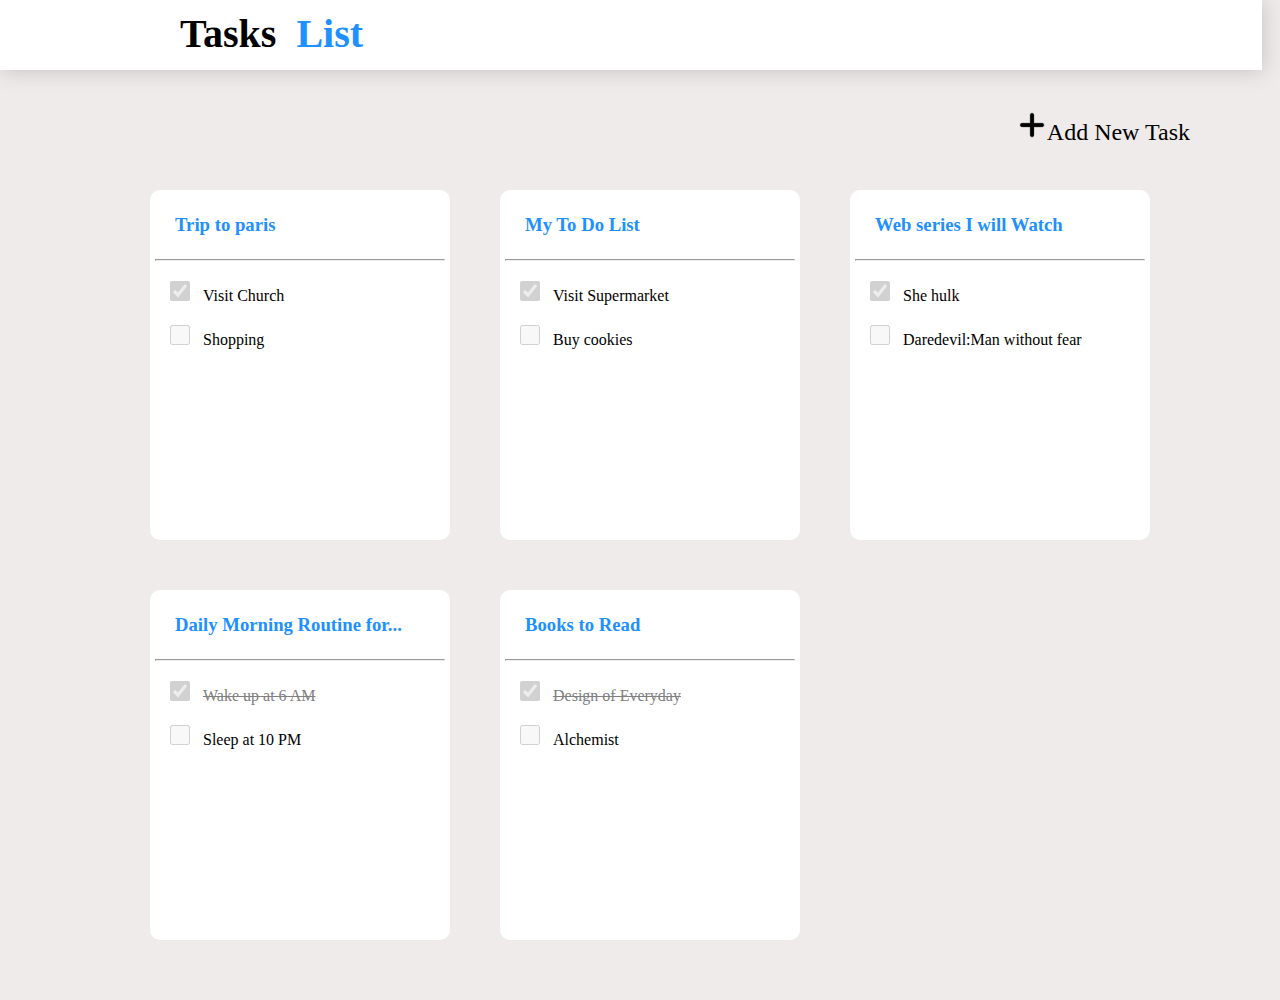
<file: index.html>
<!DOCTYPE html>
<html lang="en">
<head>
    <meta charset="UTF-8">
    <meta http-equiv="X-UA-Compatible" content="IE=edge">
    <meta name="viewport" content="width=device-width, initial-scale=1.0">
    <link rel="stylesheet" href="index.css">
    <title>Document</title>
</head>
<body>
    

    <div class="first-box">
        <h1 class="h1">Tasks <span style="color:dodgerblue;">List</span></h1>
    </div>
    <a href="index2.html" ><i class="fa-solid fa-circle-plus circle"></i></a>
    <a href="index2.html" class="add">  <img src="./plusimg.png" width="30px" height="30px" >Add New Task</a>
    
    <div class="parent">
        <div class="box1">
            <a href="index3.html" style="text-decoration: none;"><h3>Trip to paris</h3></a>
            <hr>
                <input type="checkbox" checked disabled><span class="strike">Visit Church</span>
            <br>
                <input type="checkbox" disabled><span>Shopping</span>           

        </div>
        <div class="box2">
            <h3>My To Do List</h3>
            <hr>
            
                <input type="checkbox" checked disabled><span class="strike">Visit Supermarket</span>     
            
            <br>
            <input type="checkbox" disabled><span>Buy cookies</span>
        </div>
        <div class="box3">
            <h3>Web series I will Watch</h3>
            <hr>
            <input type="checkbox" checked disabled><span class="strike">She hulk</span>
            <br>
            <input type="checkbox" disabled><span>Daredevil:Man without fear</span>
        </div>
        <div class="box4">
            <h3>Daily Morning Routine for...</h3>
            <hr>
            <input type="checkbox" checked disabled><span class="line">Wake up at 6 AM</span>
            <br>
            <input type="checkbox" disabled><span>Sleep at 10 PM</span>
        </div>
        <div class="box5">
            <h3>Books to Read</h3>
            <hr>
                <input type="checkbox" checked disabled><span class="line" for="checkbox">Design of Everyday</span>         
            <br>
            <input type="checkbox" disabled><span>Alchemist</span>
        </div>
    </div>
</body>
</html>
</file>
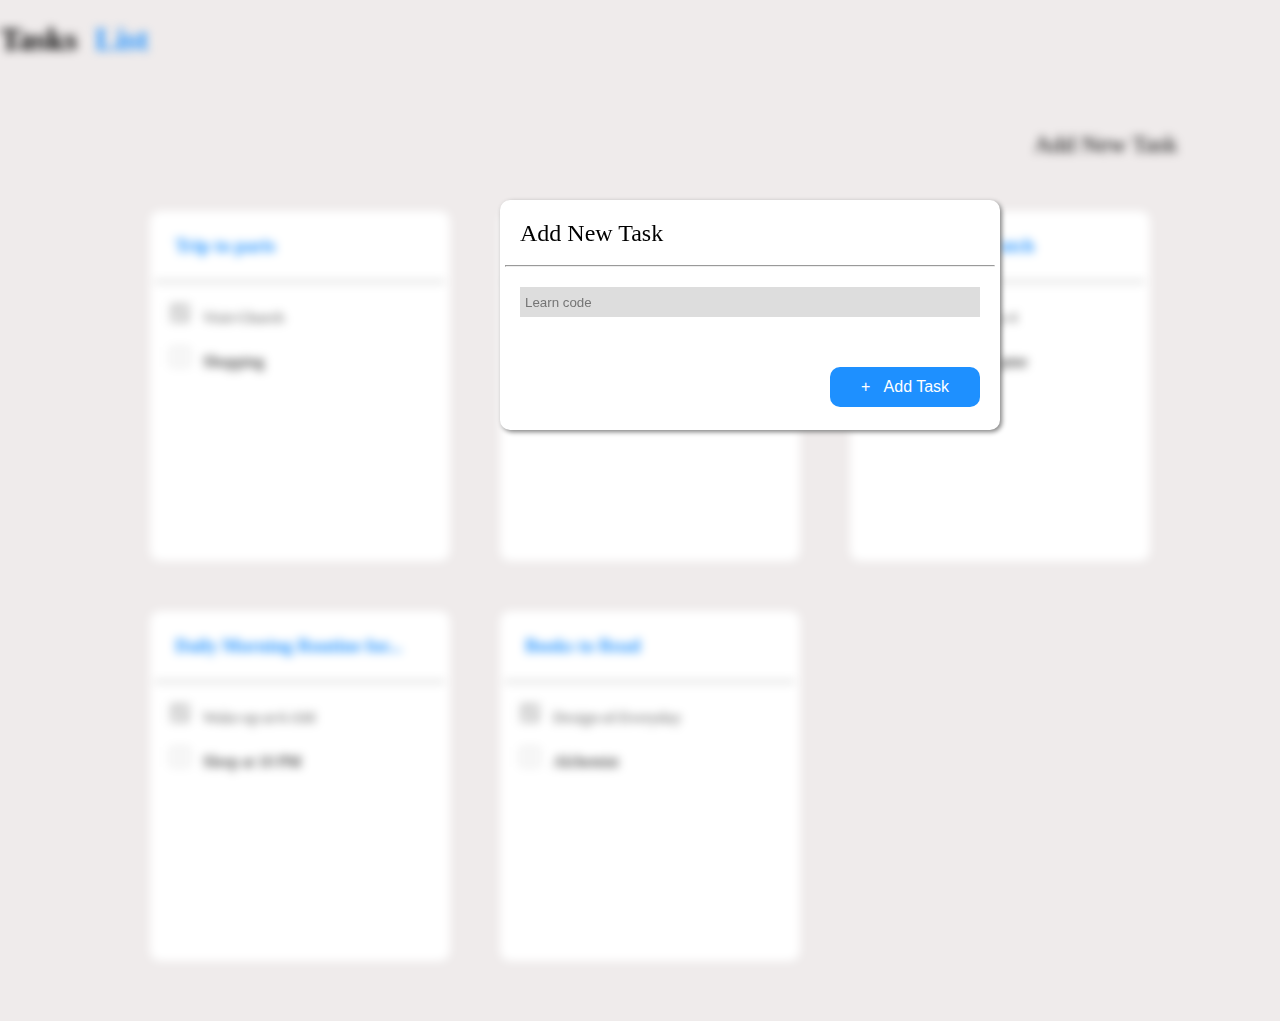
<file: index2.html>
<!DOCTYPE html>
<html lang="en">
<head>
    <meta charset="UTF-8">
    <meta http-equiv="X-UA-Compatible" content="IE=edge">
    <meta name="viewport" content="width=device-width, initial-scale=1.0">
    <link rel="stylesheet" href="index.css">
    <title>Document</title>
</head>
<body>
     <div class="blr">
        <div class="top-container">
            <h1 class="heading1">Tasks <span style="color:dodgerblue;">List</span></h1>
        </div>
        <i class="fa-solid fa-circle-plus circle"></i>
        <a href="index2.html" class="add">Add New Task</a>
        <div class="parent">
            <div class="box1">
                <h3>Trip to paris</h3>
                <hr>
                    <input type="checkbox" checked disabled><span class="line">Visit Church</span>
                <br>
                    <input type="checkbox" disabled><span>Shopping</span>           
    
            </div>
            <div class="box2">
                <h3>My To Do List</h3>
                <hr>
                
                    <input type="checkbox" checked disabled><span class="line">Visit Supermarket</span>     
                
                <br>
                <input type="checkbox" disabled><span>Buy Vegetables</span>
            </div>
            <div class="box3">
                <h3>Movies I will Watch</h3>
                <hr>
                <input type="checkbox" checked disabled><span class="line">Stranger Things 4</span>
                <br>
                <input type="checkbox" disabled><span>Avengers Endgame</span>
            </div>
            <div class="box4">
                <h3>Daily Morning Routine for...</h3>
                <hr>
                <input type="checkbox" checked disabled><span class="line">Wake up at 6 AM</span>
                <br>
                <input type="checkbox" disabled><span>Sleep at 10 PM</span>
            </div>
            <div class="box5">
                <h3>Books to Read</h3>
                <hr>
                    <input type="checkbox" checked disabled><span class="line" for="checkbox">Design of Everyday</span>         
                <br>
                <input type="checkbox" disabled><span>Alchemist</span>
            </div>
        </div>
    </div>
    <div class="model">
        <p class="model-heading">Add New Task</p><span><i class="fa-solid fa-xmark close"></i></span>
        <hr>
        <input type="text" class="input" placeholder="Learn code"><br>
        <a href="index.html" ><button class="model-add">+ &nbsp;&nbsp;Add Task</button></a>
    </div>
</body>
</html>
</file>
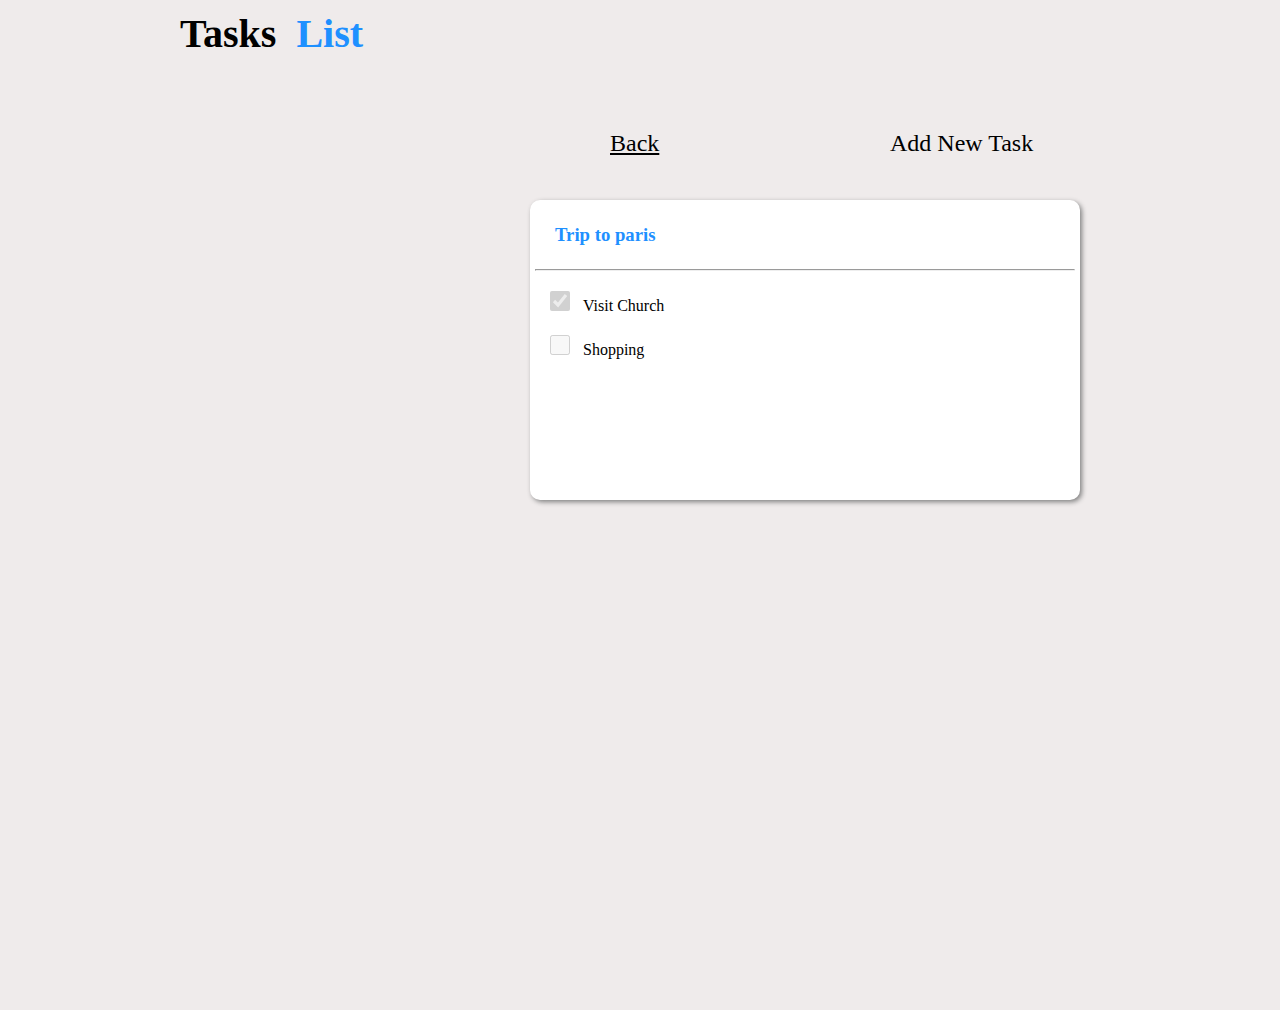
<file: index3.html>
<!DOCTYPE html>
<html lang="en">
<head>
    <meta charset="UTF-8">
    <meta http-equiv="X-UA-Compatible" content="IE=edge">
    <meta name="viewport" content="width=device-width, initial-scale=1.0">
    <link rel="stylesheet" href="index.css">
    <title>Document</title>
</head>
<body>
     <div class="top-container">
        <h1 class="h1">Tasks <span style="color:dodgerblue;">List</span></h1>
    </div>
    <div class="center">
        <a href="index.html" style="text-decoration:none;" ><i class="fa-solid fa-circle-arrow-left arrow"></i> <a href="index.html" id="back" >Back</a>
        <a href="index3.html" style="text-decoration:none;" ><i class="fa-solid fa-circle-plus circleplus"></i><span id="add2" >Add New Task</span></a>
        <div class="middle-container">
            <a href="index3.html" style="text-decoration: none;"><h3>Trip to paris</h3></a>
                <hr>
                    <input type="checkbox" checked disabled><span class="strike">Visit Church</span>
                <br>
                    <input type="checkbox" disabled><span>Shopping</span> 
        </div>
    </div>
</body>
</html>
</file>
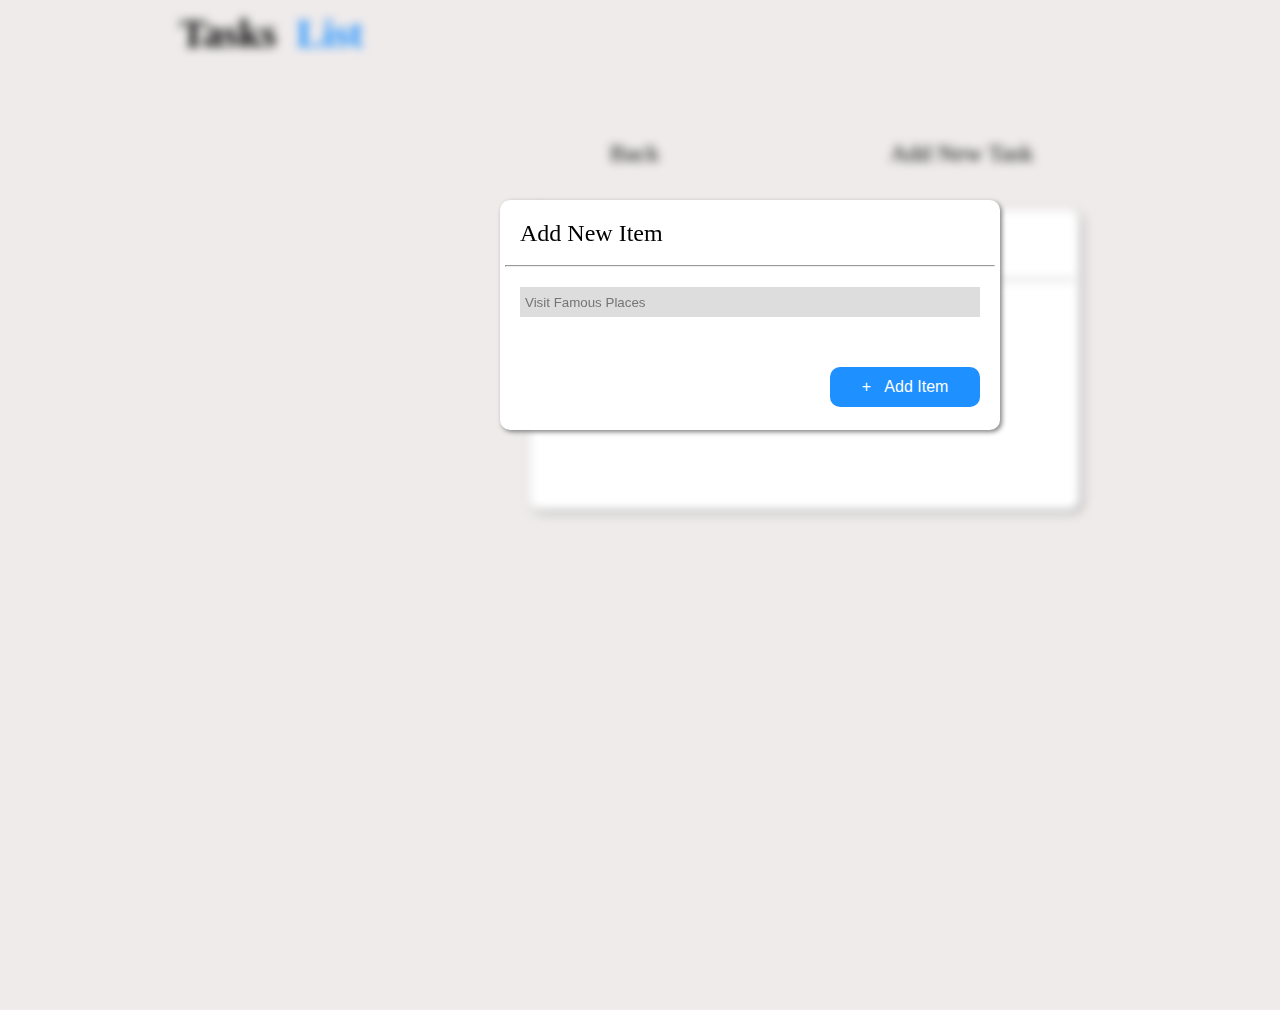
<file: index4.html>
<!DOCTYPE html>
<html lang="en">
<head>
    <meta charset="UTF-8">
    <meta http-equiv="X-UA-Compatible" content="IE=edge">
    <meta name="viewport" content="width=device-width, initial-scale=1.0">
    <link rel="stylesheet" href="index.css">
    <title>Document</title>
</head>
<body>
      <div class="last-page">
        <div class="top-box">
            <h1 class="h1">Tasks <span style="color:dodgerblue;">List</span></h1>
        </div>
        <div class="center">
            <a href="index.html" style="text-decoration:none;" ><i class="fa-solid fa-circle-arrow-left arrow"></i><font id="back">Back</font></a>
            <a href="index4.html" style="text-decoration:none;" ><i class="fa-solid fa-circle-plus circleplus"></i><span id="add2">Add New Task</span></a>
            <div class="middle-container">
                <a href="index3.html" style="text-decoration: none;"><h3>Trip to paris</h3></a>
                    <hr>
                        <input type="checkbox" checked disabled><span class="line">Visit Church</span>
                    <br>
                        <input type="checkbox" disabled><span>Shopping</span> 
            </div>
        </div>
    </div>
    <div class="model">
        <p class="model-heading">Add New Item</p><span><i class="fa-solid fa-xmark close"></i></span>
        <hr>
        <input type="text" class="input" placeholder="Visit Famous Places"><br>
        <a href="index3.html" ><button class="model-add">+ &nbsp;&nbsp;Add Item</button></a>
    </div>
</body>
</html>
</file>
<file: index.css>
body{
    height:1000px;
    width:99%;
    margin:0;
    padding:0;
    background-color: rgb(239, 235, 235);

}

.first-box{
    width:98.6%;
    height:70px;
    background-color: white;
    box-shadow: 1px 1px 20px rgb(199, 195, 195);
    margin: 0;
    position: absolute;
}

.h1{
    margin:10px 180px;
    font-size: 2.5em;
}

.circle{
    color:dodgerblue;
    font-size: 3em;
    position: absolute;
    top:100px;
    right:250px;
}
.add{
    font-size: 1.5em;
    text-decoration: none;
    color:black;
    position: absolute;
    top:110px;
    right:90px;
    
}
.parent{
    display: grid;
    grid-template-columns: repeat(3,300px);
    grid-template-rows: repeat(2,350px);
    row-gap: 50px;
    column-gap: 50px;
    position: absolute;
    top:190px;
    left:150px;    
}
h3{
    color: dodgerblue;
    padding: 5px;
    margin-left: 20px;
}
input{
    width:20px;
    height:20px;
    line-height: 10px;
    padding: 5px;
    margin-left: 20px;
    margin-top: 20px;
}
span.line{
    color:gray;
    margin-left: 10px;
    text-decoration: line-through;
}
span{
    margin-left: 10px;
}
hr{
    margin: 0 5px;
    color: transparent;
}
.box1{
    grid-column: 1/2;
    grid-row: 1/2;
    background-color: white;
    border-radius: 10px;
    border: 1px none;
}
.box1:hover{
    box-shadow: 2px 2px 5px gray;
    cursor: pointer;
}
.box2:hover{
    box-shadow: 2px 2px 5px gray;
    cursor: pointer;
}
.box3:hover{
    box-shadow: 2px 2px 5px gray;
    cursor: pointer;
}
.box4:hover{
    box-shadow: 2px 2px 5px gray;
    cursor: pointer;
}
.box5:hover{
    box-shadow: 2px 2px 5px gray;
    cursor: pointer;
}
.box2{
    background-color: white;
    border-radius: 10px;
    grid-column: 2/3;
    grid-row: 1/2;
}
.box3{
    background-color: white;
    border-radius: 10px;
    grid-column:3/4;
    grid-row:1/2;
}
.box4{
    background-color: white;
    border-radius: 10px;
    grid-column: 1/2;
    grid-row: 2/3;
}
.box5{
    background-color: white;
    border-radius: 10px;
    grid-column:2/3;
    grid-row:2/3;
    
}

.blr{
    position: relative;
    filter: blur(5px);
}
.model{
    width:500px;
    height:230px;
    position: absolute;
    background-color: rgb(255, 255, 255);
    top:200px;
    left:500px;
    box-shadow: 2px 2px 5px gray;
    border-radius: 10px;
}
.close{
    font-size: 2em;
    color: gray;
    position: absolute;
    top:20px;
    right:20px;
}
.close:hover{
     cursor: pointer;
}
.input{
    width:450px;
    background-color: rgb(221, 221, 221);
    border: none;

}
.model-add{
    width:150px;
    height:40px;
    background-color: dodgerblue;
    margin-top: 50px;
    border: none;
    border-radius: 10px;
    color: white;
    font-size: 1em;
    text-decoration: none;
    margin-left: 330px;
}
.model-add:hover{
    cursor: pointer;
}
.model-heading{
    font-size:1.5em;
    margin: 20px 0 0 20px;
}

.middle-container{
    width:550px;
    height:300px;
    background-color: white;
    position: absolute;
    top:200px;
    left:530px;
    box-shadow: 2px 2px 5px grey;
    border-radius: 10px;
}
.middle-container:hover{
    cursor: pointer;
}
.circleplus{
    font-size: 3em;
    color: dodgerblue;
    position: absolute;
    top:120px;
    left:830px;
}
.arrow{
    color:rgb(66, 65, 65);
    font-size:3em;
    position: absolute;
    top:120px;
    left:550px;
}
#back{
    color: black;
    position: absolute;
    font-size: 1.5em;
    top:130px;
    left:610px;
}
#add2{
  
    color: black;
    position: absolute;
    top:130px;
    left:880px;
    font-size: 1.5em;
}

.last-page{
    filter: blur(5px);
    position: relative;
}
</file>
